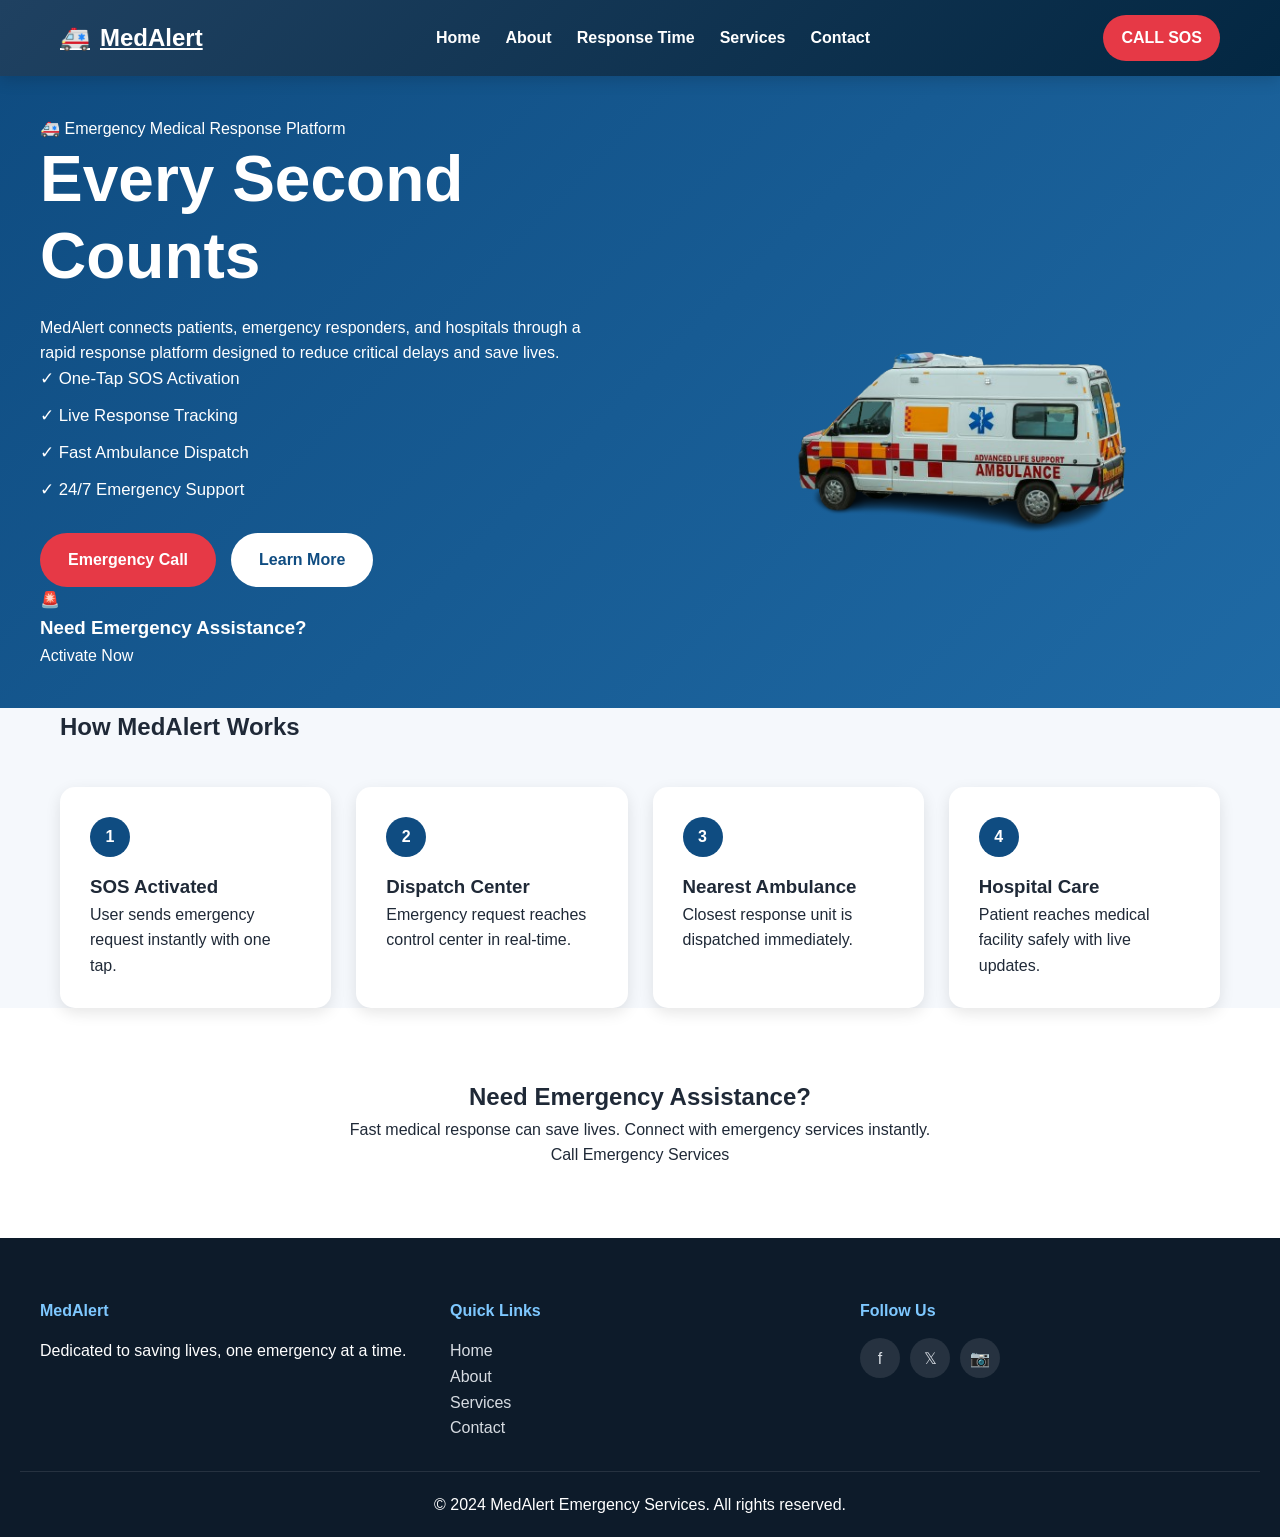
<file: index.html>
<!DOCTYPE html>
<html lang="en">
<head>
    <meta charset="UTF-8">
    <meta name="viewport" content="width=device-width, initial-scale=1.0">
    <title>MedAlert - Emergency Medical Response Platform</title>
    <link rel="stylesheet" href="style.css">
</head>
<body>

<!-- NAVBAR -->
<nav class="navbar">
  <div class="nav-container">
    <a href="index.html" class="nav-logo">
      <div class="logo-icon">🚑</div>
      <span>MedAlert</span>
    </a>
    <ul class="nav-menu">
      <li><a href="index.html" class="nav-link">Home</a></li>
      <li><a href="about.html" class="nav-link">About</a></li>
      <li><a href="response.html" class="nav-link">Response Time</a></li>
       <li><a href="services.html" class="nav-link">Services</a></li>
      <li><a href="contact.html" class="nav-link">Contact</a></li>
    </ul>
    <label for="sosToggle" class="sos-btn-header">CALL SOS</label>
  </div>
</nav>

<!-- SOS MODAL -->
<input type="checkbox" id="sosToggle" class="sos-toggle" hidden>
<div class="sos-modal">
  <label for="sosToggle" class="sos-close">&times;</label>
  <div class="sos-modal-content">
    <div class="sos-pulse-icon">🚑</div>
    <h2>EMERGENCY ALERT</h2>
    <p class="sos-subtext">Emergency responders have been notified</p>
    <div class="sos-location">📍 Location: Activating emergency dispatch</div>
    <a href="tel:112" class="sos-confirm-btn">📞 CALL EMERGENCY - 108</a>
    <label for="sosToggle" class="sos-cancel-btn">CANCEL</label>
    <p class="sos-message">✓ Emergency services responding to your location</p>
  </div>
</div>

<!-- HERO SECTION - 2 COLUMNS -->
<section class="hero">
  <div class="hero-container">
    <!-- LEFT COLUMN - CONTENT -->
    <div class="hero-content">
      <div class="hero-tag">
        <span>🚑</span>
        <span>Emergency Medical Response Platform</span>
      </div>
      
      <h1>Every Second Counts</h1>
      
      <p class="hero-subtitle">MedAlert connects patients, emergency responders, and hospitals through a rapid response platform designed to reduce critical delays and save lives.</p>
      
      <div class="hero-features">
        <div class="feature-item">
          <span class="feature-check">✓</span>
          <span>One-Tap SOS Activation</span>
        </div>
        <div class="feature-item">
          <span class="feature-check">✓</span>
          <span>Live Response Tracking</span>
        </div>
        <div class="feature-item">
          <span class="feature-check">✓</span>
          <span>Fast Ambulance Dispatch</span>
        </div>
        <div class="feature-item">
          <span class="feature-check">✓</span>
          <span>24/7 Emergency Support</span>
        </div>
      </div>
      
      <div class="hero-buttons">
        <label for="sosToggle" class="btn btn-primary">Emergency Call</label>
        <a href="about.html" class="btn btn-secondary">Learn More</a>
      </div>
      
      <div class="hero-emergency">
        <div class="emergency-icon">🚨</div>
        <div>
          <h3>Need Emergency Assistance?</h3>
          <label for="sosToggle" class="emergency-link">Activate Now</label>
        </div>
      </div>
    </div>
    
    <!-- RIGHT COLUMN - AMBULANCE IMAGE -->
    <div class="hero-image">
      <img src="images/ambulance-removebg-preview.png" alt="Emergency Ambulance" class="ambulance-image">
    </div>
  </div>
</section>

<!-- HOW IT WORKS SECTION -->
<section class="how-it-works">
  <div class="container">
    <h2>How MedAlert Works</h2>
    <div class="works-grid">
      <div class="work-step">
        <div class="step-number">1</div>
        <h3>SOS Activated</h3>
        <p>User sends emergency request instantly with one tap.</p>
      </div>
      <div class="work-step">
        <div class="step-number">2</div>
        <h3>Dispatch Center</h3>
        <p>Emergency request reaches control center in real-time.</p>
      </div>
      <div class="work-step">
        <div class="step-number">3</div>
        <h3>Nearest Ambulance</h3>
        <p>Closest response unit is dispatched immediately.</p>
      </div>
      <div class="work-step">
        <div class="step-number">4</div>
        <h3>Hospital Care</h3>
        <p>Patient reaches medical facility safely with live updates.</p>
      </div>
    </div>
  </div>
</section>

<!-- NEED HELP SECTION -->
<section class="need-help">
  <div class="container">
    <h2>Need Emergency Assistance?</h2>
    <p>Fast medical response can save lives. Connect with emergency services instantly.</p>
    <label for="sosToggle" class="call-link">Call Emergency Services</label>
  </div>
</section>

<!-- FOOTER -->
<footer class="footer">
  <div class="footer-content">
    <div class="footer-section">
      <h4>MedAlert</h4>
      <p>Dedicated to saving lives, one emergency at a time.</p>
    </div>
    <div class="footer-section">
      <h4>Quick Links</h4>
      <ul>
        <li><a href="index.html">Home</a></li>
        <li><a href="about.html">About</a></li>
        <li><a href="services.html">Services</a></li>
        <li><a href="contact.html">Contact</a></li>
      </ul>
    </div>
    <div class="footer-section">
      <h4>Follow Us</h4>
      <div class="social-links">
        <a href="#" class="social-btn">f</a>
        <a href="#" class="social-btn">𝕏</a>
        <a href="#" class="social-btn">📷</a>
      </div>
    </div>
  </div>
  <div class="footer-bottom">
    <p>&copy; 2024 MedAlert Emergency Services. All rights reserved.</p>
  </div>
</footer>

</body>
</html>
</file>
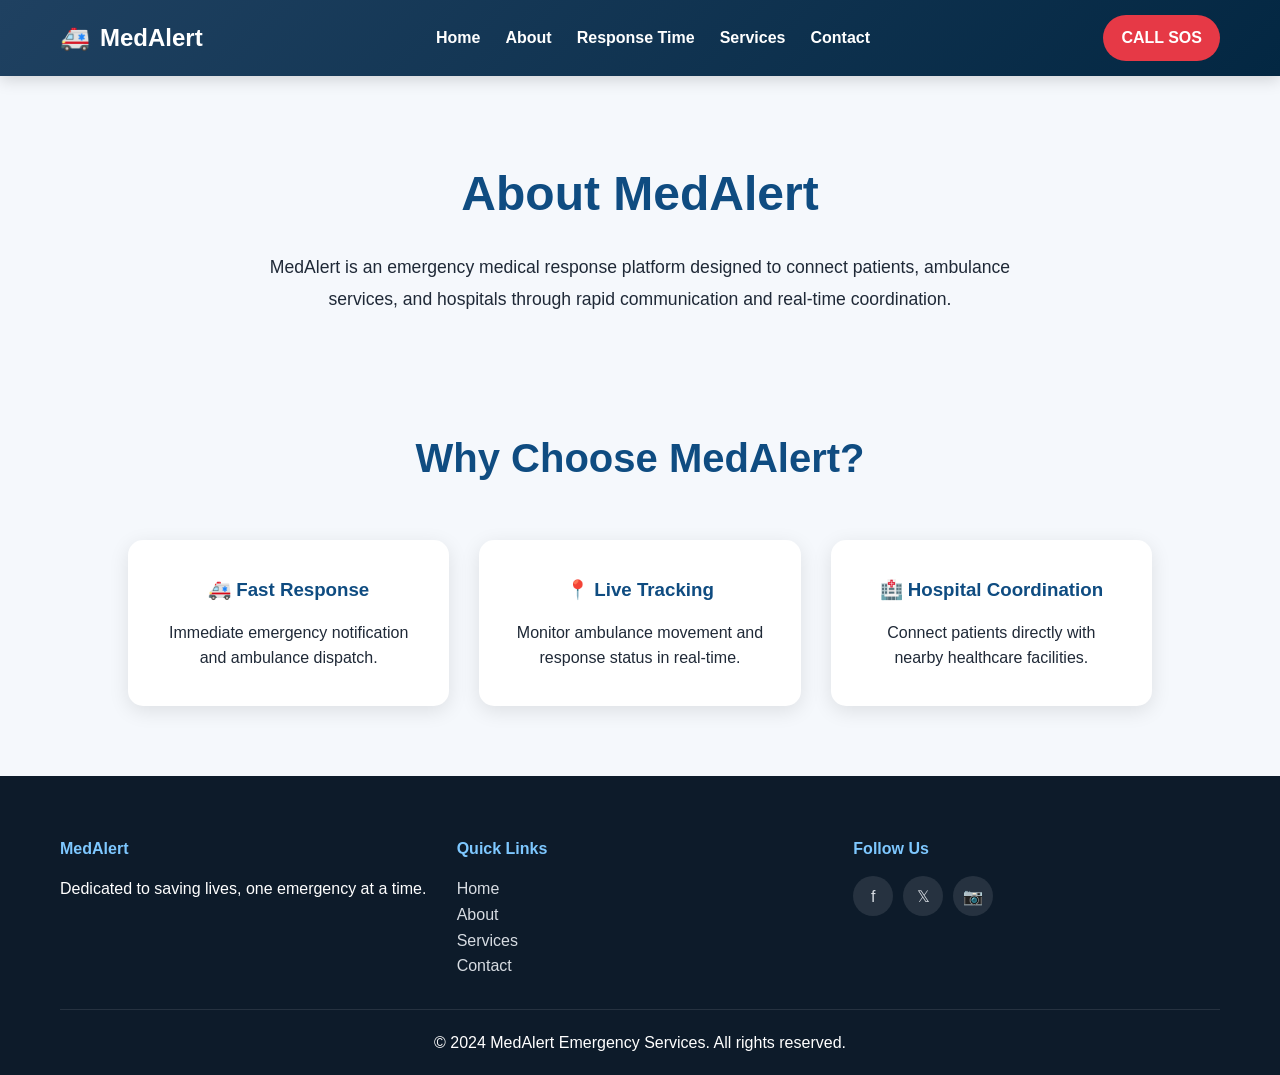
<file: about.html>
<!DOCTYPE html>
<html lang="en">
<head>
    <meta charset="UTF-8">
    <meta name="viewport" content="width=device-width, initial-scale=1.0">
    <title>MedAlert - About</title>
    <link rel="stylesheet" href="style.css">
</head>
<body>

<!-- Navigation -->
<nav class="navbar">
    <div class="nav-container">
        <div class="nav-logo">
            <div class="logo-icon">🚑</div>
            <div class="logo-text">MedAlert</div>
        </div>

        <ul class="nav-menu">
            <li class="nav-item"><a href="index.html" class="nav-link">Home</a></li>
            <li class="nav-item"><a href="about.html" class="nav-link">About</a></li>
            <li class="nav-item"><a href="response.html" class="nav-link">Response Time</a></li>
             <li><a href="services.html" class="nav-link">Services</a></li>
            <li class="nav-item"><a href="contact.html" class="nav-link">Contact</a></li>
        </ul>

        <label for="sosToggle" class="sos-btn-header">CALL SOS</label>
    </div>
</nav>

<!-- SOS Modal -->
<input type="checkbox" id="sosToggle" class="sos-toggle" hidden>

<div class="sos-modal">
    <label for="sosToggle" class="sos-close">&times;</label>

    <div class="sos-modal-content">
        <div class="sos-pulse-icon">🚑</div>

        <h2>EMERGENCY ALERT ACTIVATED</h2>

        <p class="sos-subtext">
            Emergency responders have been notified
        </p>

        <div class="sos-location">
            📍 Sending your location to dispatch center
        </div>

        <a href="tel:108" class="sos-confirm-btn">
            📞 CALL NOW - 108
        </a>

        <label for="sosToggle" class="sos-cancel-btn">
            CANCEL
        </label>

        <p class="sos-message">
            Emergency services responding to your location
        </p>
    </div>
</div>
<section class="about-intro">

    <h1>About MedAlert</h1>

    <p>
        MedAlert is an emergency medical response platform designed
        to connect patients, ambulance services, and hospitals
        through rapid communication and real-time coordination.
    </p>

</section>

<!-- About Section -->
<section class="why-us">

    <h2>Why Choose MedAlert?</h2>

    <div class="why-grid">

        <div class="why-card">
            <h3>🚑 Fast Response</h3>
            <p>
                Immediate emergency notification and ambulance dispatch.
            </p>
        </div>

        <div class="why-card">
            <h3>📍 Live Tracking</h3>
            <p>
                Monitor ambulance movement and response status in real-time.
            </p>
        </div>

        <div class="why-card">
            <h3>🏥 Hospital Coordination</h3>
            <p>
                Connect patients directly with nearby healthcare facilities.
            </p>
        </div>

    </div>

</section>

<!-- Footer -->
<footer class="footer">

    <div class="container">

        <div class="footer-content">

            <div class="footer-section">
                <h4>MedAlert</h4>
                <p>Dedicated to saving lives, one emergency at a time.</p>
            </div>

            <div class="footer-section">
                <h4>Quick Links</h4>

                <ul>
                    <li><a href="index.html">Home</a></li>
                    <li><a href="about.html">About</a></li>
                    <li><a href="services.html">Services</a></li>
                    <li><a href="contact.html">Contact</a></li>
                </ul>
            </div>

            <div class="footer-section">
                <h4>Follow Us</h4>

                <div class="social-links">
                    <a href="#" class="social-btn">f</a>
                    <a href="#" class="social-btn">𝕏</a>
                    <a href="#" class="social-btn">📷</a>
                </div>
            </div>

        </div>

        <div class="footer-bottom">
            <p>&copy; 2024 MedAlert Emergency Services. All rights reserved.</p>
        </div>

    </div>

</footer>

</body>
</html>
</file>
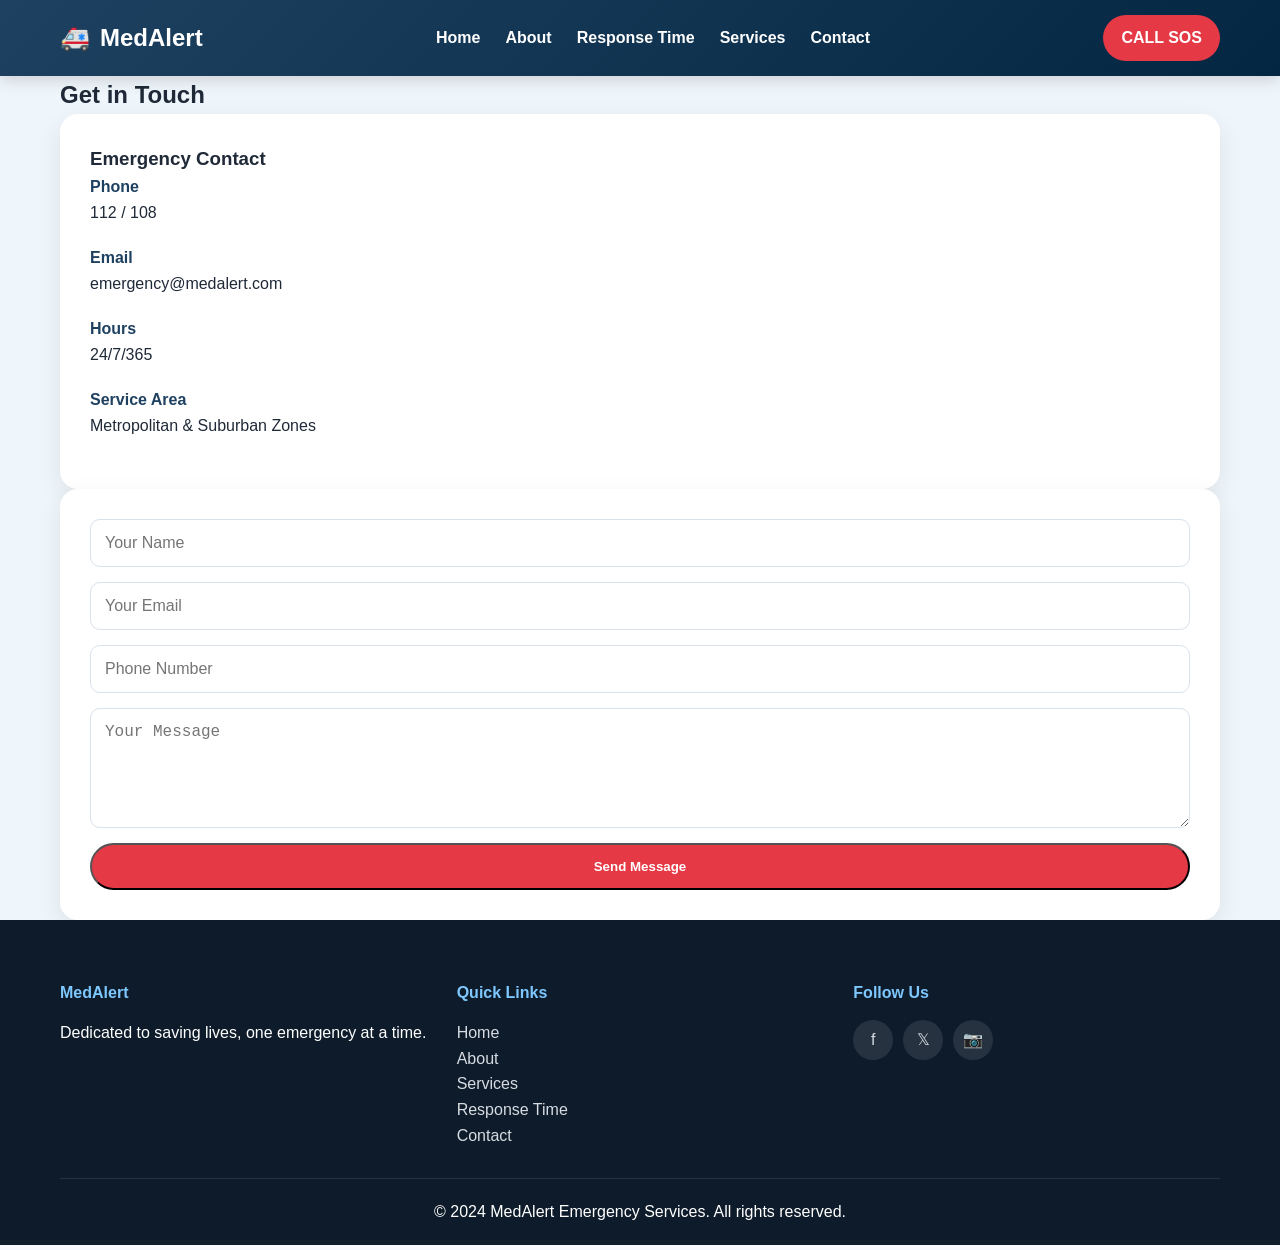
<file: contact.html>
<!DOCTYPE html>
<html lang="en">
<head>
    <meta charset="UTF-8">
    <meta name="viewport" content="width=device-width, initial-scale=1.0">
    <title>MedAlert - Contact</title>
    <link rel="stylesheet" href="style.css">
</head>
<body>

<!-- Navigation -->
<nav class="navbar">
    <div class="nav-container">
        <div class="nav-logo">
            <div class="logo-icon">🚑</div>
            <div class="logo-text">MedAlert</div>
        </div>

        <ul class="nav-menu">
            <li class="nav-item"><a href="index.html" class="nav-link">Home</a></li>
            <li class="nav-item"><a href="about.html" class="nav-link">About</a></li>
            <li class="nav-item"><a href="response.html" class="nav-link">Response Time</a></li>
             <li><a href="services.html" class="nav-link">Services</a></li>
            <li class="nav-item"><a href="contact.html" class="nav-link">Contact</a></li>
        </ul>

        <label for="sosToggle" class="sos-btn-header">CALL SOS</label>
    </div>
</nav>

<!-- SOS Modal -->
<input type="checkbox" id="sosToggle" class="sos-toggle" hidden>

<div class="sos-modal">
    <label for="sosToggle" class="sos-close">&times;</label>

    <div class="sos-modal-content">
        <div class="sos-pulse-icon">🚑</div>

        <h2>EMERGENCY ALERT ACTIVATED</h2>

        <p class="sos-subtext">
            Emergency responders have been notified
        </p>

        <div class="sos-location">
            📍 Sending your location to dispatch center
        </div>

        <a href="tel:108" class="sos-confirm-btn">
            📞 CALL NOW - 108
        </a>

        <label for="sosToggle" class="sos-cancel-btn">
            CANCEL
        </label>

        <p class="sos-message">
            Emergency services responding to your location
        </p>
    </div>
</div>

<!-- Contact Section -->
<section class="contact">

    <div class="container">

        <h2>Get in Touch</h2>

        <div class="contact-content">

            <div class="contact-info">

                <h3>Emergency Contact</h3>

                <div class="contact-item">
                    <span class="contact-label">Phone</span>
                    <span class="contact-value">112 / 108</span>
                </div>

                <div class="contact-item">
                    <span class="contact-label">Email</span>
                    <span class="contact-value">emergency@medalert.com</span>
                </div>

                <div class="contact-item">
                    <span class="contact-label">Hours</span>
                    <span class="contact-value">24/7/365</span>
                </div>

                <div class="contact-item">
                    <span class="contact-label">Service Area</span>
                    <span class="contact-value">Metropolitan & Suburban Zones</span>
                </div>

            </div>

            <form class="contact-form">

                <input type="text" placeholder="Your Name" required>

                <input type="email" placeholder="Your Email" required>

                <input type="tel" placeholder="Phone Number" required>

                <textarea placeholder="Your Message" rows="5" required></textarea>

                <button type="submit" class="btn btn-primary">
                    Send Message
                </button>

            </form>

        </div>

    </div>

</section>

<!-- Footer -->
<footer class="footer">

    <div class="container">

        <div class="footer-content">

            <div class="footer-section">
                <h4>MedAlert</h4>
                <p>Dedicated to saving lives, one emergency at a time.</p>
            </div>

            <div class="footer-section">
                <h4>Quick Links</h4>

                <ul>
                    <li><a href="index.html">Home</a></li>
                    <li><a href="about.html">About</a></li>
                    <li><a href="services.html">Services</a></li>
                    <li><a href="response.html">Response Time</a></li>
                    <li><a href="contact.html">Contact</a></li>
                </ul>
            </div>

            <div class="footer-section">
                <h4>Follow Us</h4>

                <div class="social-links">
                    <a href="#" class="social-btn">f</a>
                    <a href="#" class="social-btn">𝕏</a>
                    <a href="#" class="social-btn">📷</a>
                </div>
            </div>

        </div>

        <div class="footer-bottom">
            <p>&copy; 2024 MedAlert Emergency Services. All rights reserved.</p>
        </div>

    </div>

</footer>

</body>
</html>
</file>
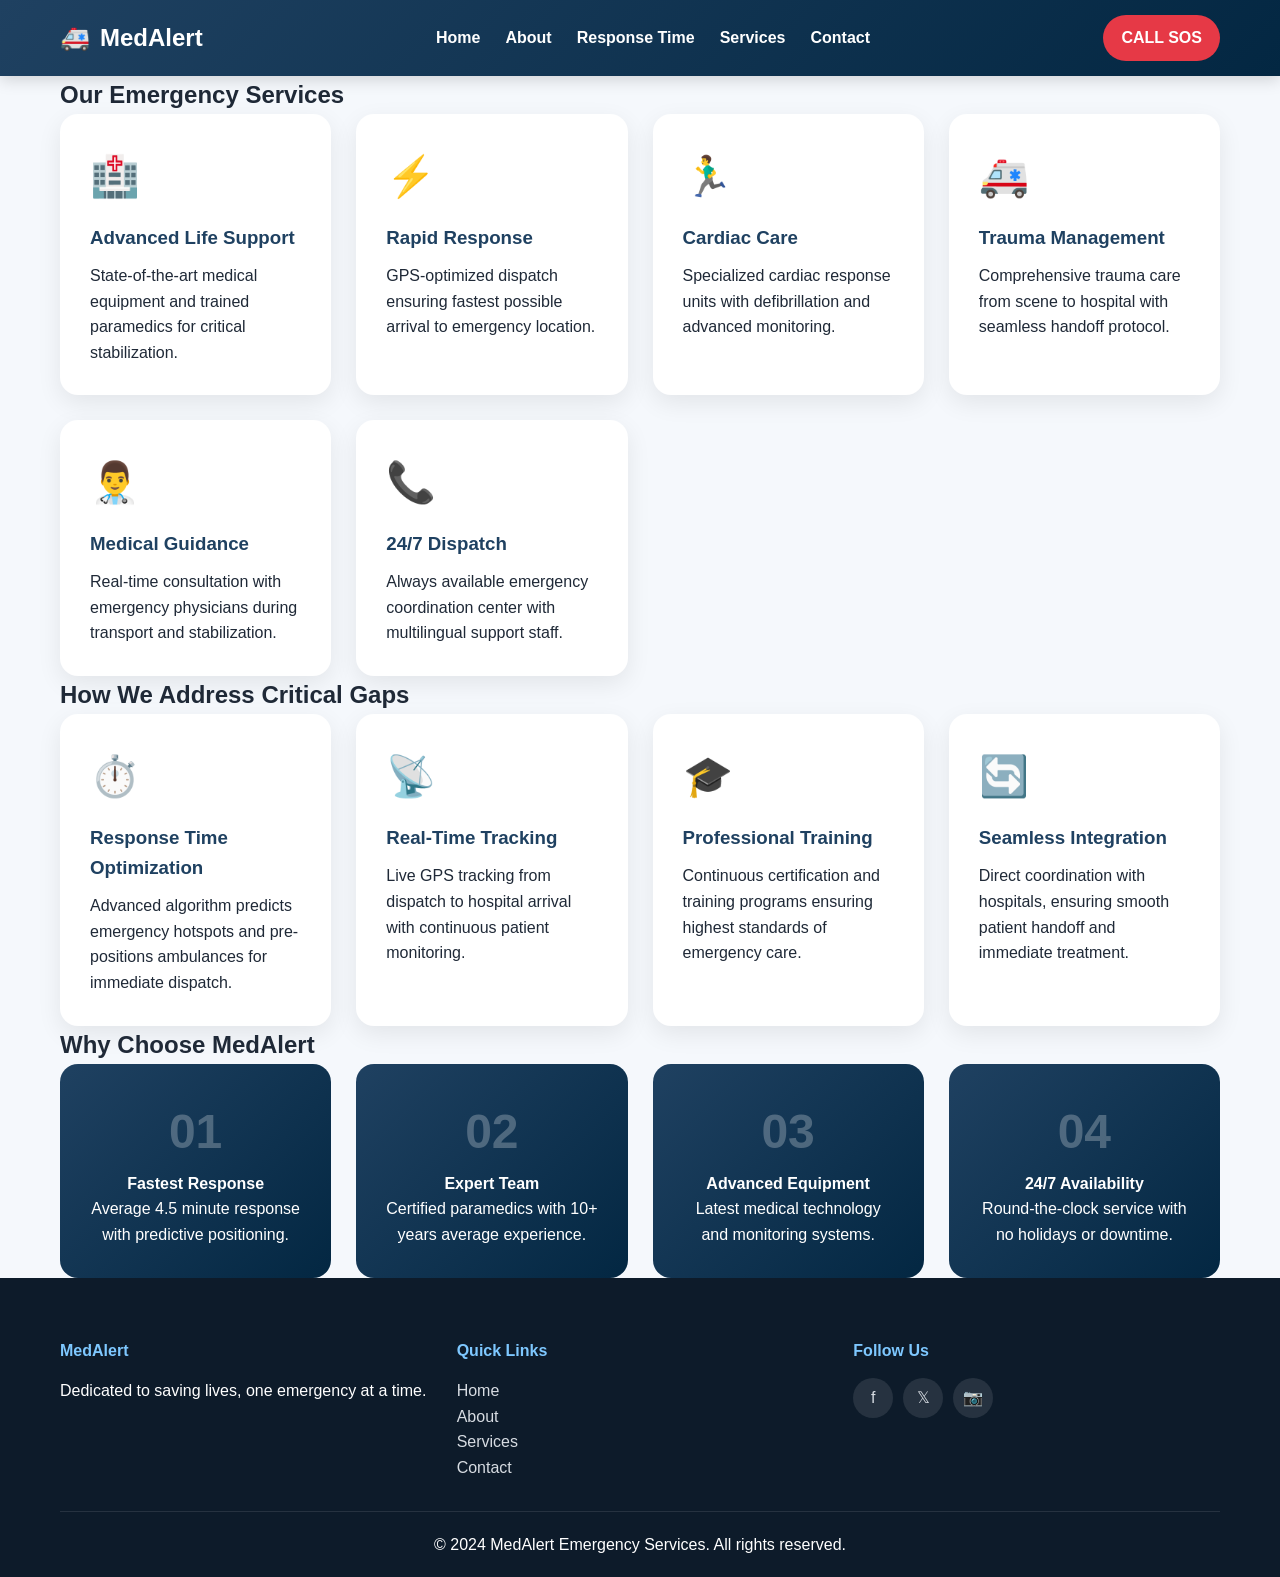
<file: services.html>
<!DOCTYPE html>
<html lang="en">
<head>
    <meta charset="UTF-8">
    <meta name="viewport" content="width=device-width, initial-scale=1.0">
    <title>MedAlert - Services</title>
    <link rel="stylesheet" href="style.css">
</head>
<body>

<!-- Navigation -->
<nav class="navbar">
    <div class="nav-container">
        <div class="nav-logo">
            <div class="logo-icon">🚑</div>
            <div class="logo-text">MedAlert</div>
        </div>

        <ul class="nav-menu">
            <li class="nav-item"><a href="index.html" class="nav-link">Home</a></li>
            <li class="nav-item"><a href="about.html" class="nav-link">About</a></li>
            <li class="nav-item"><a href="response.html" class="nav-link">Response Time</a></li>
             <li><a href="services.html" class="nav-link">Services</a></li>
            <li class="nav-item"><a href="contact.html" class="nav-link">Contact</a></li>
        </ul>

        <label for="sosToggle" class="sos-btn-header">CALL SOS</label>
    </div>
</nav>

<!-- SOS Modal -->
<input type="checkbox" id="sosToggle" class="sos-toggle" hidden>

<div class="sos-modal">
    <label for="sosToggle" class="sos-close">&times;</label>

    <div class="sos-modal-content">
        <div class="sos-pulse-icon">🚑</div>

        <h2>EMERGENCY ALERT ACTIVATED</h2>

        <p class="sos-subtext">
            Emergency responders have been notified
        </p>

        <div class="sos-location">
            📍 Sending your location to dispatch center
        </div>

        <a href="tel:108" class="sos-confirm-btn">
            📞 CALL NOW - 108
        </a>

        <label for="sosToggle" class="sos-cancel-btn">
            CANCEL
        </label>

        <p class="sos-message">
            Emergency services responding to your location
        </p>
    </div>
</div>

<!-- Services Section -->
<section class="solutions">
    <div class="container">

        <h2>Our Emergency Services</h2>

        <div class="solutions-grid">

            <div class="solution-card">
                <div class="solution-icon">🏥</div>
                <h3>Advanced Life Support</h3>
                <p>State-of-the-art medical equipment and trained paramedics for critical stabilization.</p>
            </div>

            <div class="solution-card">
                <div class="solution-icon">⚡</div>
                <h3>Rapid Response</h3>
                <p>GPS-optimized dispatch ensuring fastest possible arrival to emergency location.</p>
            </div>

            <div class="solution-card">
                <div class="solution-icon">🏃‍♂️</div>
                <h3>Cardiac Care</h3>
                <p>Specialized cardiac response units with defibrillation and advanced monitoring.</p>
            </div>

            <div class="solution-card">
                <div class="solution-icon">🚑</div>
                <h3>Trauma Management</h3>
                <p>Comprehensive trauma care from scene to hospital with seamless handoff protocol.</p>
            </div>

            <div class="solution-card">
                <div class="solution-icon">👨‍⚕️</div>
                <h3>Medical Guidance</h3>
                <p>Real-time consultation with emergency physicians during transport and stabilization.</p>
            </div>

            <div class="solution-card">
                <div class="solution-icon">📞</div>
                <h3>24/7 Dispatch</h3>
                <p>Always available emergency coordination center with multilingual support staff.</p>
            </div>

        </div>

    </div>
</section>

<!-- Critical Gaps Section -->
<section class="gaps">
    <div class="container">

        <h2>How We Address Critical Gaps</h2>

        <div class="gaps-content">

            <div class="gap-item">
                <div class="gap-icon">⏱️</div>
                <h3>Response Time Optimization</h3>
                <p>Advanced algorithm predicts emergency hotspots and pre-positions ambulances for immediate dispatch.</p>
            </div>

            <div class="gap-item">
                <div class="gap-icon">📡</div>
                <h3>Real-Time Tracking</h3>
                <p>Live GPS tracking from dispatch to hospital arrival with continuous patient monitoring.</p>
            </div>

            <div class="gap-item">
                <div class="gap-icon">🎓</div>
                <h3>Professional Training</h3>
                <p>Continuous certification and training programs ensuring highest standards of emergency care.</p>
            </div>

            <div class="gap-item">
                <div class="gap-icon">🔄</div>
                <h3>Seamless Integration</h3>
                <p>Direct coordination with hospitals, ensuring smooth patient handoff and immediate treatment.</p>
            </div>

        </div>

    </div>
</section>

<!-- Why Choose Us -->
<section class="why-choose">
    <div class="container">

        <h2>Why Choose MedAlert</h2>

        <div class="reasons-grid">

            <div class="reason">
                <div class="reason-num">01</div>
                <h4>Fastest Response</h4>
                <p>Average 4.5 minute response with predictive positioning.</p>
            </div>

            <div class="reason">
                <div class="reason-num">02</div>
                <h4>Expert Team</h4>
                <p>Certified paramedics with 10+ years average experience.</p>
            </div>

            <div class="reason">
                <div class="reason-num">03</div>
                <h4>Advanced Equipment</h4>
                <p>Latest medical technology and monitoring systems.</p>
            </div>

            <div class="reason">
                <div class="reason-num">04</div>
                <h4>24/7 Availability</h4>
                <p>Round-the-clock service with no holidays or downtime.</p>
            </div>

        </div>

    </div>
</section>

<!-- Footer -->
<footer class="footer">

    <div class="container">

        <div class="footer-content">

            <div class="footer-section">
                <h4>MedAlert</h4>
                <p>Dedicated to saving lives, one emergency at a time.</p>
            </div>

            <div class="footer-section">
                <h4>Quick Links</h4>

                <ul>
                    <li><a href="index.html">Home</a></li>
                    <li><a href="about.html">About</a></li>
                    <li><a href="services.html">Services</a></li>
                    <li><a href="contact.html">Contact</a></li>
                </ul>
            </div>

            <div class="footer-section">
                <h4>Follow Us</h4>

                <div class="social-links">
                    <a href="#" class="social-btn">f</a>
                    <a href="#" class="social-btn">𝕏</a>
                    <a href="#" class="social-btn">📷</a>
                </div>
            </div>

        </div>

        <div class="footer-bottom">
            <p>&copy; 2024 MedAlert Emergency Services. All rights reserved.</p>
        </div>

    </div>

</footer>

</body>
</html>
</file>
<file: style.css>
*{margin:0;padding:0;box-sizing:border-box}
:root{
--primary:#1f4161;
--secondary:#032742;
--accent:#ff6b35;
--danger:#e63946;
--light:#f5f8fc;
--dark:#1f2937;
--white:#fff;
}
body{
font-family:'Segoe UI',sans-serif;
background:var(--light);
color:var(--dark);
line-height:1.6;
}
.container{max-width:1200px;margin:auto;padding:0 20px}

/* NAVBAR */
.navbar{
position:sticky;top:0;z-index:1000;
background:linear-gradient(135deg,var(--primary),var(--secondary));
box-shadow:0 4px 15px rgba(0,0,0,.15);
}
.nav-container{
max-width:1200px;margin:auto;
display:flex;justify-content:space-between;align-items:center;
padding:15px 20px;
}
.nav-logo{display:flex;align-items:center;gap:10px;color:#fff;font-size:1.5rem;font-weight:700}
.logo-icon{animation:pulse 2s infinite}
.nav-menu{display:flex;gap:25px;list-style:none}
.nav-link{
color:#fff;text-decoration:none;font-weight:600;
position:relative;transition:.3s;
}
.nav-link:hover{color:#ffd6c8}
.nav-link::after{
content:'';position:absolute;left:0;bottom:-5px;height:2px;width:0;
background:var(--accent);transition:.3s;
}
.nav-link:hover::after{width:100%}

.sos-btn-header{
background:var(--danger);
padding:10px 18px;
border-radius:30px;
color:#fff;font-weight:700;cursor:pointer;
transition:.3s;
}
.sos-btn-header:hover{transform:translateY(-2px) scale(1.05)}

/* HERO */
.hero {
    min-height:50vh;
    display: flex;
    text-align: center;
    justify-content: center;
    padding: 40px 20px;
    background: linear-gradient(135deg, #0f4c81, #1f6aa5);
    color: white;
}


.hero-container{
    max-width:1200px;
    width:100%;
    display:flex;
    flex-direction:row;
    justify-content:space-between;
    align-items:center;
    gap:60px;
}

.hero-content {
    flex: 1;
    text-align: left;
}

.hero-content h1 {
    font-size: 4rem;
    line-height: 1.2;
    margin-bottom: 20px;
}

.hero-description {
    font-size: 1.1rem;
    margin-bottom: 25px;
    color: rgba(255,255,255,0.9);
}

.hero-features {
    margin-bottom: 30px;
}

.feature-item {
    margin-bottom: 10px;
    font-size: 1.05rem;
    font-weight: 500;
}

.hero-buttons {
    display: flex;
    gap: 15px;
    flex-wrap: wrap;
}

.hero-image {
    flex: 1;
    display: flex;
    justify-content: center;
}

.hero-image img {
    width: 100%;
    max-width: 800px;
    animation: float 4s ease-in-out infinite;
}
.hero-container{
    display:flex !important;
    flex-direction:row !important;
    align-items:center !important;
    justify-content:space-between !important;
}

.hero-text{
    width:50% !important;
    text-align:left !important;
}

.hero-image{
    width:550px !important;
    margin-top: -20px;!important;
    display:flex !important;
    justify-content:center !important;
}

.hero-image img{
    width:100%!important;
    max-width:2000px!important;
}
.btn{
    display:inline-block;
    padding:14px 28px;
    border-radius:50px;
    text-decoration:none;
    font-weight:600;
    cursor:pointer;
    transition:.3s;
}

.btn-primary{
    background:#e63946;
    color:white;
}

.btn-primary:hover{
    transform:translateY(-4px);
}

.btn-secondary{
    background:white;
    color:#0f4c81;
}

.btn-secondary:hover{
    transform:translateY(-4px);
}
.works-grid{
    display:grid;
    grid-template-columns:repeat(4,1fr);
    gap:25px;
    margin-top:40px;
}

.work-step{
    background:white;
    padding:30px;
    border-radius:15px;
    box-shadow:0 5px 15px rgba(0,0,0,0.1);
    transition:0.3s;
}
.step-number{
    width:40px;
    height:40px;
    border-radius:50%;
    background:#0f4c81;
    color:white;
    display:flex;
    align-items:center;
    justify-content:center;
    font-weight:bold;
    margin-bottom:15px;
}

.work-step:hover{
    transform:translateY(-10px);
}
.work-step:hover{
    transform:translateY(-8px);
    transition:0.3s;
    color: #ff6b35;
}
.need-help{
    text-align:center;
    padding:70px 20px;
    background:white;
}
@keyframes float {
    0%,100% {
        transform: translateY(0px);
    }
    50% {
        transform: translateY(-15px);
    }
}
/* STATISTICS SECTION */

.stats{
    background:#f8fafc;
    padding:40px 20px;
}

.stats-container{
    max-width:1200px;
    margin:auto;
    display:flex;
    justify-content:center;
    gap:30px;
    flex-wrap:wrap;
}

.stat-card{
    background:white;
    width:280px;
    padding:35px;
    text-align:center;
    border-radius:15px;
    box-shadow:0 5px 20px rgba(0,0,0,0.08);
    transition:0.3s;
}

.stat-card:hover{
    transform:translateY(-10px);
    transition:0.3s;
    color: #ff6b35;
}

.stat-card h2{
    color:#0f4c81;
    font-size:3rem;
    margin-bottom:10px;
}

.stat-card p{
    color:#555;
    font-size:1rem;
    font-weight:600;
}
/* SECTIONS */
/* ABOUT HERO */

.about-hero{
    padding:80px 10%;
}

.about-container{
    display:flex;
    align-items:center;
    justify-content:space-between;
    gap:60px;
}
.about-intro{
    text-align:center;
    padding:80px 10% 40px;
}

.about-intro h1{
    font-size:3rem;
    color:#0f4c81;
    margin-bottom:20px;
}

.about-intro p{
    max-width:800px;
    margin:auto;
    font-size:1.1rem;
    line-height:1.8;
}
.about-text{
    flex:1;
}

.about-text h1{
    font-size:3rem;
    color:#0f4c81;
    margin-bottom:25px;
}

.about-text p{
    font-size:1.1rem;
    line-height:1.9;
    margin-bottom:20px;
}

.about-image{
    flex:1;
    text-align:center;
}

.about-image img{
    width:450px;
    max-width:100%;
}

/* WHY US */

.why-us{
    padding:70px 10%;
    text-align:center;
}

.why-us h2{
    font-size:2.5rem;
    color:#0f4c81;
    margin-bottom:50px;
}

.why-grid{
    display:grid;
    grid-template-columns:repeat(3,1fr);
    gap:30px;
}

.why-card{
    background:white;
    padding:35px;
    border-radius:15px;
    box-shadow:0 5px 20px rgba(0,0,0,0.1);
    transition:.3s;
}

.why-card:hover{
    transform:translateY(-10px);
}

.why-card h3{
    margin-bottom:15px;
    color:#0f4c81;
}
/* CARDS */
.solutions-grid,.tracker-grid,.gaps-content,.reasons-grid{
display:grid;
grid-template-columns:repeat(auto-fit,minmax(250px,1fr));
gap:25px;
}
.solution-card,.tracker-zone,.gap-item{
background:#fff;
padding:30px;
border-radius:18px;
box-shadow:0 8px 25px rgba(0,0,0,.08);
transition:.35s;
}
.solution-card:hover,.tracker-zone:hover,.gap-item:hover{
transform:translateY(-10px);
}
.solution-icon,.gap-icon{
font-size:2.5rem;
margin-bottom:15px;
}
.solution-card h3,.gap-item h3{
color:var(--primary);
margin-bottom:10px;
}

.response-tracker{background:#eef5fb}
.response-time{
font-size:2rem;
font-weight:800;
color:var(--danger);
}
.response-bar{
height:10px;
background:#ddd;
border-radius:20px;
margin:15px 0;
overflow:hidden;
}
.response-fill{
height:100%;
animation:grow 2s ease;
}
.map{
    position:relative;
    height:300px;
    background:#dbeafe;
    overflow:hidden;
}

#ambulance{
    position:absolute;
    left:10px;
    top:120px;
    font-size:40px;
}
.location-card{
    background:white;
    width:500px;
    margin:20px auto;
    padding:20px;
    border-radius:15px;
    box-shadow:0 5px 15px rgba(0,0,0,0.1);
    text-align:center;
}

.tracking-section{
    padding:80px 20px;
    text-align:center;
}

.tracking-card{
    background:white;
    max-width:500px;
    margin:auto;
    padding:25px;
    border-radius:15px;
    box-shadow:0 5px 20px rgba(0,0,0,.1);
}

.map-container{
    width:700px;
    max-width:100%;
    height:300px;
    margin:40px auto;
    position:relative;
    background:#e8f4ff;
    border-radius:20px;
    overflow:hidden;
}


.hospital{
    position:absolute;
    right:40px;
    top:120px;
    font-size:50px;
}

.ambulance{
    position:absolute;
    left:40px;
    top:120px;
    font-size:50px;
}

.timeline{
    max-width:600px;
    margin:auto;
    text-align:left;
}

.step{
    padding:15px;
    background:white;
    margin:10px 0;
    border-radius:10px;
}

.active{
    background:#d4edda;
}

.reason{
background:linear-gradient(135deg,var(--primary),var(--secondary));
color:#fff;
padding:30px;
border-radius:18px;
text-align:center;
transition:.3s;
}
.reason:hover{transform:translateY(-10px)}
.reason-num{
font-size:3rem;
font-weight:800;
opacity:.25;
}

/* CONTACT */
.contact{background:#eef5fb}
.contact-info,.contact-form{
background:#fff;
padding:30px;
border-radius:18px;
box-shadow:0 8px 25px rgba(0,0,0,.08);
}
.contact-item{margin-bottom:20px}
.contact-label{
font-weight:700;
display:block;
color:var(--primary);
}
.contact-form{
display:flex;
flex-direction:column;
gap:15px;
}
.contact-form input,
.contact-form textarea{
padding:14px;
border:1px solid #d8e1ec;
border-radius:10px;
font-size:1rem;
}
.contact-form input:focus,
.contact-form textarea:focus{
outline:none;
border-color:var(--primary);
}

/* SOS MODAL */
.sos-modal{
display:none;
position:fixed;
inset:0;
background:rgba(0,0,0,.65);
justify-content:center;
align-items:center;
z-index:2000;
}
.sos-toggle:checked~.sos-modal{display:flex}
.sos-modal-content{
background:#fff;
padding:35px;
border-radius:20px;
width:min(90%,450px);
text-align:center;
position:relative;
animation:fadeUp .4s ease;
}
.sos-close{
position:absolute;
right:15px;
top:10px;
font-size:2rem;
cursor:pointer;
}
.sos-pulse-icon{
font-size:4rem;
animation:pulse 1s infinite;
}
.sos-confirm-btn,.sos-cancel-btn{
display:block;
padding:14px;
margin-top:12px;
border-radius:10px;
text-decoration:none;
font-weight:700;
}
.sos-confirm-btn{background:var(--danger);color:#fff}
.sos-cancel-btn{background:#ddd;color:#000}

/* FOOTER */
.footer{
background:#0d1b2a;
color:#fff;
padding:60px 20px 20px;
}
.footer-content{
max-width:1200px;
margin:auto;
display:grid;
grid-template-columns:repeat(auto-fit,minmax(220px,1fr));
gap:30px;
}
.footer-section h4{
margin-bottom:15px;
color:#7ec8ff;
}
.footer-section ul{list-style:none}
.footer-section a{
color:#d7dce2;
text-decoration:none;
}
.footer-section a:hover{color:#fff}
.social-links{display:flex;gap:10px}
.social-btn{
width:40px;height:40px;
display:flex;align-items:center;justify-content:center;
background:rgba(255,255,255,.1);
border-radius:50%;
}
.footer-bottom{
text-align:center;
margin-top:30px;
padding-top:20px;
border-top:1px solid rgba(255,255,255,.1);
}

/* ANIMATIONS */
@keyframes pulse{
50%{transform:scale(1.1)}
}
@keyframes fadeUp{
from{opacity:0;transform:translateY(30px)}
to{opacity:1;transform:translateY(0)}
}
@keyframes grow{
from{width:0}
}

/* MOBILE */
@media(max-width:768px){
.about-grid,.contact-content{grid-template-columns:1fr}
.hero h1{font-size:2.5rem}
.nav-container{flex-direction:column;gap:15px}
.nav-menu{flex-wrap:wrap;justify-content:center}
}
</file>
